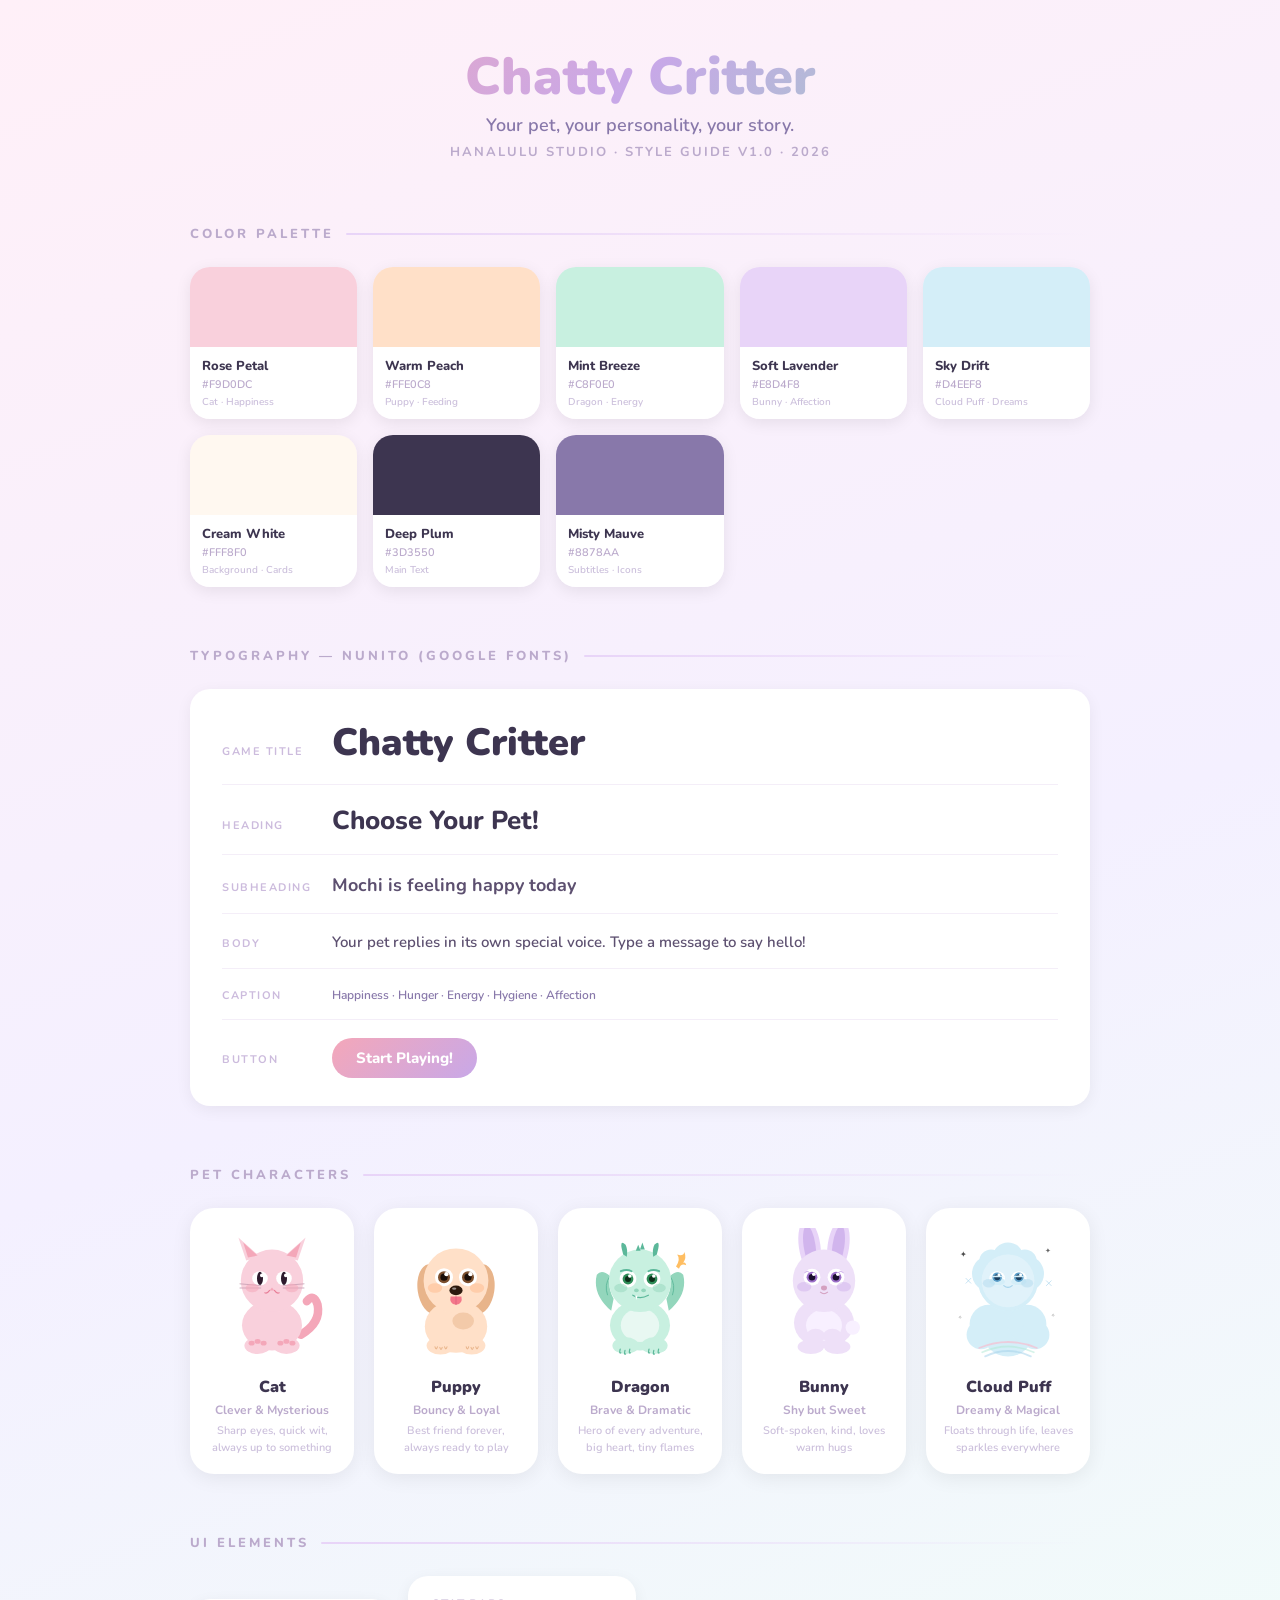
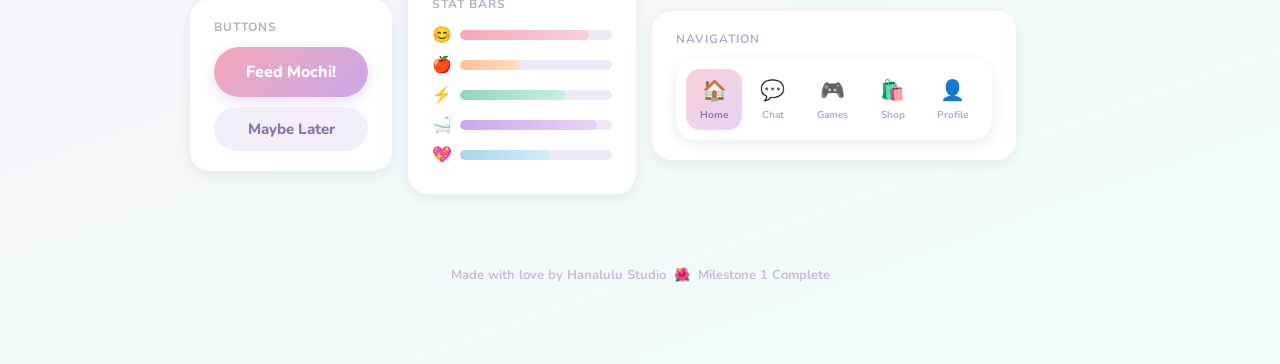
<file: style-guide.html>
<!DOCTYPE html>
<html lang="en">
<head>
  <meta charset="UTF-8">
  <meta name="viewport" content="width=device-width, initial-scale=1.0">
  <title>Chatty Critter — Style Guide</title>
  <link href="https://fonts.googleapis.com/css2?family=Nunito:wght@400;600;700;800;900&display=swap" rel="stylesheet">
  <style>
    * { box-sizing: border-box; margin: 0; padding: 0; }

    body {
      font-family: 'Nunito', sans-serif;
      background: linear-gradient(160deg, #FFF0F8 0%, #F4F0FF 50%, #F0FFF8 100%);
      color: #3D3550;
      min-height: 100vh;
      padding: 48px 24px 80px;
    }

    .page { max-width: 900px; margin: 0 auto; }

    /* ── Header ── */
    .header {
      text-align: center;
      margin-bottom: 64px;
    }
    .header .logo {
      font-size: 52px;
      font-weight: 900;
      background: linear-gradient(135deg, #F4A7B9, #C8A8E8, #93D6BC);
      -webkit-background-clip: text;
      -webkit-text-fill-color: transparent;
      background-clip: text;
      line-height: 1.1;
    }
    .header .tagline {
      font-size: 18px;
      font-weight: 600;
      color: #8878AA;
      margin-top: 8px;
    }
    .header .studio {
      font-size: 13px;
      font-weight: 700;
      color: #BBAACC;
      letter-spacing: 2px;
      text-transform: uppercase;
      margin-top: 6px;
    }

    /* ── Section ── */
    .section { margin-bottom: 60px; }
    .section-title {
      font-size: 13px;
      font-weight: 800;
      letter-spacing: 3px;
      text-transform: uppercase;
      color: #BBAACC;
      margin-bottom: 24px;
      display: flex;
      align-items: center;
      gap: 12px;
    }
    .section-title::after {
      content: '';
      flex: 1;
      height: 2px;
      background: linear-gradient(to right, #E8D4F8, transparent);
      border-radius: 1px;
    }

    /* ── Colors ── */
    .color-grid {
      display: grid;
      grid-template-columns: repeat(auto-fill, minmax(140px, 1fr));
      gap: 16px;
    }
    .color-swatch {
      border-radius: 20px;
      overflow: hidden;
      box-shadow: 0 4px 16px rgba(0,0,0,0.08);
    }
    .swatch-block {
      height: 80px;
    }
    .swatch-info {
      background: white;
      padding: 10px 12px;
    }
    .swatch-name {
      font-size: 13px;
      font-weight: 800;
      color: #3D3550;
    }
    .swatch-hex {
      font-size: 11px;
      font-weight: 600;
      color: #BBAACC;
      margin-top: 2px;
    }
    .swatch-use {
      font-size: 10px;
      font-weight: 600;
      color: #CCC0DC;
      margin-top: 3px;
    }

    /* ── Typography ── */
    .type-sample {
      background: white;
      border-radius: 20px;
      padding: 28px 32px;
      box-shadow: 0 4px 16px rgba(0,0,0,0.06);
      display: flex;
      flex-direction: column;
      gap: 18px;
    }
    .type-row {
      display: flex;
      align-items: baseline;
      gap: 20px;
      border-bottom: 1px solid #F4EEF8;
      padding-bottom: 16px;
    }
    .type-row:last-child { border-bottom: none; padding-bottom: 0; }
    .type-label {
      font-size: 11px;
      font-weight: 700;
      color: #CCBBDD;
      letter-spacing: 1.5px;
      text-transform: uppercase;
      min-width: 90px;
    }
    .t-game-title { font-size: 38px; font-weight: 900; color: #3D3550; }
    .t-heading    { font-size: 26px; font-weight: 800; color: #3D3550; }
    .t-subhead    { font-size: 18px; font-weight: 700; color: #5D5070; }
    .t-body       { font-size: 15px; font-weight: 600; color: #5D5070; }
    .t-caption    { font-size: 12px; font-weight: 600; color: #8878AA; }
    .t-button     {
      font-size: 15px; font-weight: 800;
      background: linear-gradient(135deg, #F4A7B9, #C8A8E8);
      color: white;
      padding: 10px 24px;
      border-radius: 50px;
      display: inline-block;
    }

    /* ── Pets ── */
    .pet-grid {
      display: grid;
      grid-template-columns: repeat(auto-fill, minmax(150px, 1fr));
      gap: 20px;
    }
    .pet-card {
      background: white;
      border-radius: 24px;
      padding: 20px 16px 18px;
      text-align: center;
      box-shadow: 0 4px 20px rgba(0,0,0,0.07);
      transition: transform 0.2s;
    }
    .pet-card:hover { transform: translateY(-4px); }
    .pet-card img {
      width: 120px;
      height: 132px;
      object-fit: contain;
    }
    .pet-name {
      font-size: 16px;
      font-weight: 900;
      color: #3D3550;
      margin-top: 10px;
    }
    .pet-trait {
      font-size: 12px;
      font-weight: 700;
      color: #BBAACC;
      margin-top: 4px;
    }
    .pet-desc {
      font-size: 11px;
      font-weight: 600;
      color: #CCC0DC;
      margin-top: 5px;
      line-height: 1.5;
    }

    /* ── UI Elements ── */
    .ui-grid {
      display: flex;
      flex-wrap: wrap;
      gap: 16px;
      align-items: center;
    }
    .ui-card {
      background: white;
      border-radius: 20px;
      padding: 20px 24px;
      box-shadow: 0 4px 16px rgba(0,0,0,0.06);
    }
    .btn-primary {
      font-family: 'Nunito', sans-serif;
      font-size: 16px;
      font-weight: 800;
      color: white;
      background: linear-gradient(135deg, #F4A7B9, #C8A8E8);
      border: none;
      border-radius: 50px;
      padding: 14px 32px;
      cursor: pointer;
      box-shadow: 0 4px 14px rgba(200,168,232,0.4);
    }
    .btn-secondary {
      font-family: 'Nunito', sans-serif;
      font-size: 15px;
      font-weight: 800;
      color: #8878AA;
      background: #F4EEF8;
      border: none;
      border-radius: 50px;
      padding: 12px 28px;
      cursor: pointer;
    }
    .stat-bar-demo { width: 180px; }
    .stat-row {
      display: flex;
      align-items: center;
      gap: 8px;
      margin-bottom: 8px;
    }
    .stat-icon { font-size: 16px; }
    .stat-track {
      flex: 1;
      height: 10px;
      background: #F0EAF8;
      border-radius: 10px;
      overflow: hidden;
    }
    .stat-fill {
      height: 100%;
      border-radius: 10px;
    }
    .nav-demo {
      display: flex;
      gap: 4px;
      background: white;
      border-radius: 20px;
      padding: 10px;
      box-shadow: 0 4px 16px rgba(0,0,0,0.08);
    }
    .nav-item {
      display: flex;
      flex-direction: column;
      align-items: center;
      gap: 4px;
      padding: 8px 14px;
      border-radius: 14px;
      font-size: 10px;
      font-weight: 700;
      color: #BBAACC;
    }
    .nav-item.active {
      background: linear-gradient(135deg, #F9D0DC, #E8D4F8);
      color: #8878AA;
    }
    .nav-item span { font-size: 20px; }

    /* ── Footer ── */
    .footer {
      text-align: center;
      margin-top: 72px;
      font-size: 13px;
      font-weight: 700;
      color: #CCBBDD;
    }
  </style>
</head>
<body>
<div class="page">

  <!-- ── HEADER ── -->
  <div class="header">
    <div class="logo">Chatty Critter</div>
    <div class="tagline">Your pet, your personality, your story.</div>
    <div class="studio">Hanalulu Studio · Style Guide v1.0 · 2026</div>
  </div>

  <!-- ── COLOR PALETTE ── -->
  <div class="section">
    <div class="section-title">Color Palette</div>
    <div class="color-grid">

      <div class="color-swatch">
        <div class="swatch-block" style="background:#F9D0DC;"></div>
        <div class="swatch-info">
          <div class="swatch-name">Rose Petal</div>
          <div class="swatch-hex">#F9D0DC</div>
          <div class="swatch-use">Cat · Happiness</div>
        </div>
      </div>

      <div class="color-swatch">
        <div class="swatch-block" style="background:#FFE0C8;"></div>
        <div class="swatch-info">
          <div class="swatch-name">Warm Peach</div>
          <div class="swatch-hex">#FFE0C8</div>
          <div class="swatch-use">Puppy · Feeding</div>
        </div>
      </div>

      <div class="color-swatch">
        <div class="swatch-block" style="background:#C8F0E0;"></div>
        <div class="swatch-info">
          <div class="swatch-name">Mint Breeze</div>
          <div class="swatch-hex">#C8F0E0</div>
          <div class="swatch-use">Dragon · Energy</div>
        </div>
      </div>

      <div class="color-swatch">
        <div class="swatch-block" style="background:#E8D4F8;"></div>
        <div class="swatch-info">
          <div class="swatch-name">Soft Lavender</div>
          <div class="swatch-hex">#E8D4F8</div>
          <div class="swatch-use">Bunny · Affection</div>
        </div>
      </div>

      <div class="color-swatch">
        <div class="swatch-block" style="background:#D4EEF8;"></div>
        <div class="swatch-info">
          <div class="swatch-name">Sky Drift</div>
          <div class="swatch-hex">#D4EEF8</div>
          <div class="swatch-use">Cloud Puff · Dreams</div>
        </div>
      </div>

      <div class="color-swatch">
        <div class="swatch-block" style="background:#FFF8F0;"></div>
        <div class="swatch-info">
          <div class="swatch-name">Cream White</div>
          <div class="swatch-hex">#FFF8F0</div>
          <div class="swatch-use">Background · Cards</div>
        </div>
      </div>

      <div class="color-swatch">
        <div class="swatch-block" style="background:#3D3550;"></div>
        <div class="swatch-info">
          <div class="swatch-name">Deep Plum</div>
          <div class="swatch-hex">#3D3550</div>
          <div class="swatch-use">Main Text</div>
        </div>
      </div>

      <div class="color-swatch">
        <div class="swatch-block" style="background:#8878AA;"></div>
        <div class="swatch-info">
          <div class="swatch-name">Misty Mauve</div>
          <div class="swatch-hex">#8878AA</div>
          <div class="swatch-use">Subtitles · Icons</div>
        </div>
      </div>

    </div>
  </div>

  <!-- ── TYPOGRAPHY ── -->
  <div class="section">
    <div class="section-title">Typography — Nunito (Google Fonts)</div>
    <div class="type-sample">
      <div class="type-row">
        <span class="type-label">Game Title</span>
        <span class="t-game-title">Chatty Critter</span>
      </div>
      <div class="type-row">
        <span class="type-label">Heading</span>
        <span class="t-heading">Choose Your Pet!</span>
      </div>
      <div class="type-row">
        <span class="type-label">Subheading</span>
        <span class="t-subhead">Mochi is feeling happy today</span>
      </div>
      <div class="type-row">
        <span class="type-label">Body</span>
        <span class="t-body">Your pet replies in its own special voice. Type a message to say hello!</span>
      </div>
      <div class="type-row">
        <span class="type-label">Caption</span>
        <span class="t-caption">Happiness · Hunger · Energy · Hygiene · Affection</span>
      </div>
      <div class="type-row">
        <span class="type-label">Button</span>
        <span class="t-button">Start Playing!</span>
      </div>
    </div>
  </div>

  <!-- ── PET CHARACTERS ── -->
  <div class="section">
    <div class="section-title">Pet Characters</div>
    <div class="pet-grid">

      <div class="pet-card">
        <img src="assets/pets/cat.svg" alt="Cat">
        <div class="pet-name">Cat</div>
        <div class="pet-trait">Clever &amp; Mysterious</div>
        <div class="pet-desc">Sharp eyes, quick wit, always up to something</div>
      </div>

      <div class="pet-card">
        <img src="assets/pets/puppy.svg" alt="Puppy">
        <div class="pet-name">Puppy</div>
        <div class="pet-trait">Bouncy &amp; Loyal</div>
        <div class="pet-desc">Best friend forever, always ready to play</div>
      </div>

      <div class="pet-card">
        <img src="assets/pets/dragon.svg" alt="Dragon">
        <div class="pet-name">Dragon</div>
        <div class="pet-trait">Brave &amp; Dramatic</div>
        <div class="pet-desc">Hero of every adventure, big heart, tiny flames</div>
      </div>

      <div class="pet-card">
        <img src="assets/pets/bunny.svg" alt="Bunny">
        <div class="pet-name">Bunny</div>
        <div class="pet-trait">Shy but Sweet</div>
        <div class="pet-desc">Soft-spoken, kind, loves warm hugs</div>
      </div>

      <div class="pet-card">
        <img src="assets/pets/cloud-puff.svg" alt="Cloud Puff">
        <div class="pet-name">Cloud Puff</div>
        <div class="pet-trait">Dreamy &amp; Magical</div>
        <div class="pet-desc">Floats through life, leaves sparkles everywhere</div>
      </div>

    </div>
  </div>

  <!-- ── UI ELEMENTS ── -->
  <div class="section">
    <div class="section-title">UI Elements</div>
    <div class="ui-grid">

      <div class="ui-card">
        <p style="font-size:12px;font-weight:700;color:#BBAACC;margin-bottom:12px;text-transform:uppercase;letter-spacing:1px;">Buttons</p>
        <div style="display:flex;flex-direction:column;gap:10px;">
          <button class="btn-primary">Feed Mochi!</button>
          <button class="btn-secondary">Maybe Later</button>
        </div>
      </div>

      <div class="ui-card">
        <p style="font-size:12px;font-weight:700;color:#BBAACC;margin-bottom:12px;text-transform:uppercase;letter-spacing:1px;">Stat Bars</p>
        <div class="stat-bar-demo">
          <div class="stat-row">
            <span class="stat-icon">😊</span>
            <div class="stat-track"><div class="stat-fill" style="width:85%;background:linear-gradient(to right,#F4A7B9,#F9D0DC);"></div></div>
          </div>
          <div class="stat-row">
            <span class="stat-icon">🍎</span>
            <div class="stat-track"><div class="stat-fill" style="width:40%;background:linear-gradient(to right,#FFBF96,#FFE0C8);"></div></div>
          </div>
          <div class="stat-row">
            <span class="stat-icon">⚡</span>
            <div class="stat-track"><div class="stat-fill" style="width:70%;background:linear-gradient(to right,#93D6BC,#C8F0E0);"></div></div>
          </div>
          <div class="stat-row">
            <span class="stat-icon">🛁</span>
            <div class="stat-track"><div class="stat-fill" style="width:90%;background:linear-gradient(to right,#C8A8E8,#E8D4F8);"></div></div>
          </div>
          <div class="stat-row">
            <span class="stat-icon">💖</span>
            <div class="stat-track"><div class="stat-fill" style="width:60%;background:linear-gradient(to right,#A8D4EC,#D4EEF8);"></div></div>
          </div>
        </div>
      </div>

      <div class="ui-card">
        <p style="font-size:12px;font-weight:700;color:#BBAACC;margin-bottom:12px;text-transform:uppercase;letter-spacing:1px;">Navigation</p>
        <div class="nav-demo">
          <div class="nav-item active">
            <span>🏠</span>Home
          </div>
          <div class="nav-item">
            <span>💬</span>Chat
          </div>
          <div class="nav-item">
            <span>🎮</span>Games
          </div>
          <div class="nav-item">
            <span>🛍️</span>Shop
          </div>
          <div class="nav-item">
            <span>👤</span>Profile
          </div>
        </div>
      </div>

    </div>
  </div>

  <!-- ── FOOTER ── -->
  <div class="footer">
    Made with love by Hanalulu Studio &nbsp;🌺&nbsp; Milestone 1 Complete
  </div>

</div>
</body>
</html>
</file>
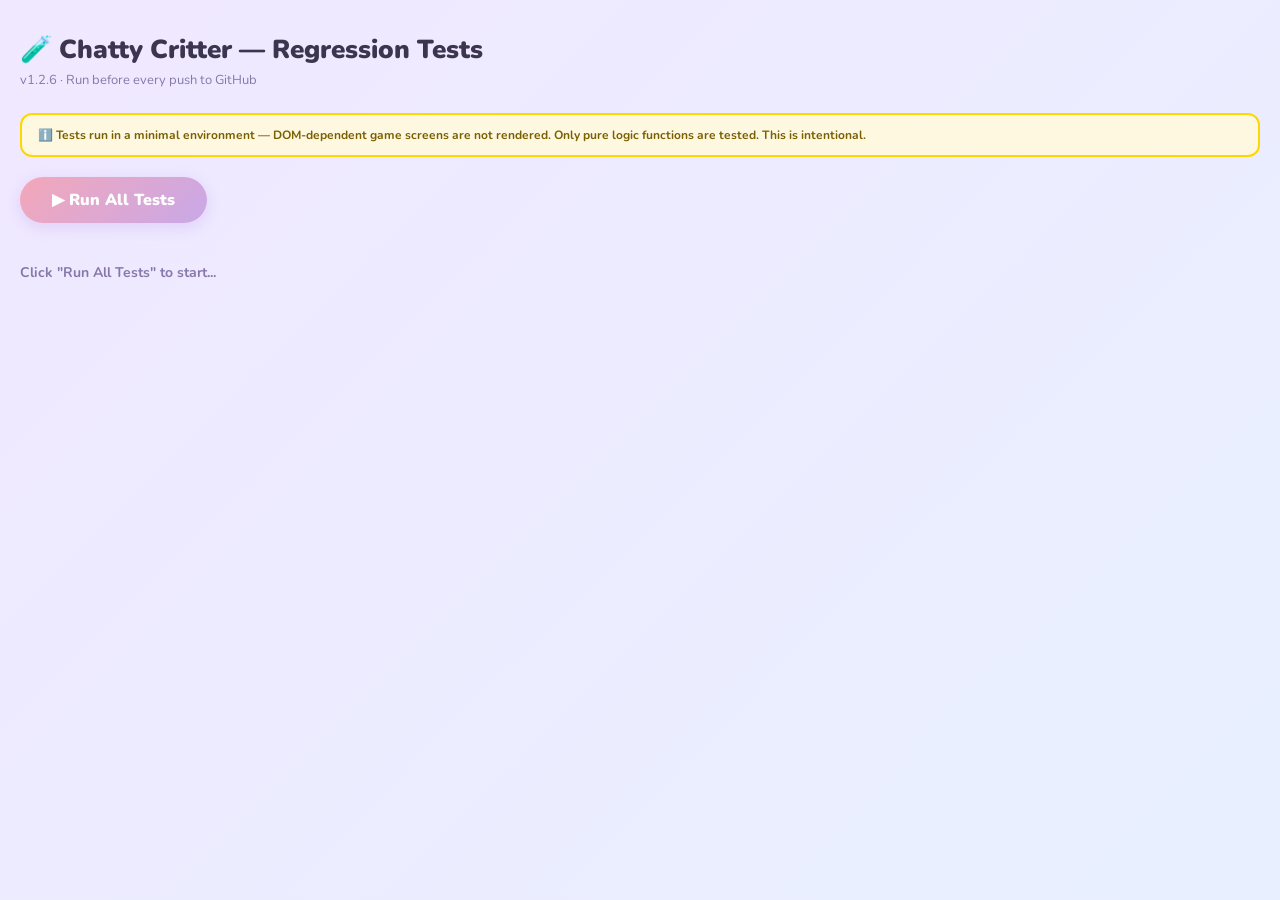
<file: tests/regression.html>
<!DOCTYPE html>
<html lang="en">
<head>
  <meta charset="UTF-8">
  <meta name="viewport" content="width=device-width, initial-scale=1.0">
  <title>Chatty Critter — Regression Tests</title>
  <link href="https://fonts.googleapis.com/css2?family=Nunito:wght@600;800;900&display=swap" rel="stylesheet">
  <style>
    * { box-sizing: border-box; margin: 0; padding: 0; }
    body {
      font-family: 'Nunito', sans-serif;
      background: linear-gradient(135deg,#F0E8FF,#E8F0FF);
      min-height: 100vh; padding: 32px 20px;
      color: #3D3550;
    }
    h1 { font-size: 26px; font-weight: 900; margin-bottom: 4px; }
    .subtitle { font-size: 13px; color: #8878AA; margin-bottom: 24px; }
    .run-btn {
      font-family: 'Nunito', sans-serif; font-size: 16px; font-weight: 900;
      background: linear-gradient(135deg,#F4A7B9,#C8A8E8);
      color: white; border: none; border-radius: 50px;
      padding: 12px 32px; cursor: pointer; margin-bottom: 24px;
      box-shadow: 0 4px 16px rgba(200,168,232,0.4);
    }
    .run-btn:hover { transform: translateY(-2px); }
    #test-output { max-width: 720px; }
    .summary {
      border-radius: 16px; padding: 16px 20px; margin-bottom: 16px;
      display: flex; align-items: center; justify-content: space-between;
      font-size: 15px;
    }
    .summary.all-pass { background: #D4F8D4; color: #2E7D32; }
    .summary.has-fails { background: #FFE0E0; color: #C62828; }
    .summary span { font-size: 13px; font-weight: 700; opacity: 0.8; }
    .section-header {
      font-size: 11px; font-weight: 900; letter-spacing: 2px;
      text-transform: uppercase; color: #BBAACC;
      margin: 20px 0 8px; padding-left: 4px;
    }
    .test-row {
      display: flex; align-items: flex-start; gap: 10px;
      padding: 7px 12px; border-radius: 10px; margin-bottom: 3px;
      font-size: 13px; font-weight: 700;
    }
    .test-row.pass { background: rgba(255,255,255,0.6); color: #2E7D32; }
    .test-row.fail { background: #FFE0E0; color: #C62828; }
    .icon { flex-shrink: 0; font-size: 14px; }
    .name { flex: 1; }
    .detail { font-size: 11px; font-weight: 600; color: #E53935; margin-top: 2px; display: block; }
    .loading { color: #8878AA; font-size: 14px; font-weight: 700; padding: 16px 0; }

    /* Minimal DOM mock notice */
    .mock-notice {
      background: #FFF8E0; border: 2px solid #FFD700; border-radius: 12px;
      padding: 12px 16px; margin-bottom: 20px; font-size: 12px;
      font-weight: 700; color: #7A6000;
    }
  </style>
</head>
<body>
  <h1>🧪 Chatty Critter — Regression Tests</h1>
  <p class="subtitle">v1.2.6 · Run before every push to GitHub</p>

  <div class="mock-notice">
    ℹ️ Tests run in a minimal environment — DOM-dependent game screens are not rendered.
    Only pure logic functions are tested. This is intentional.
  </div>

  <button class="run-btn" onclick="runTests()">▶ Run All Tests</button>
  <div id="test-output"><div class="loading">Click "Run All Tests" to start...</div></div>

  <!-- ── Minimal DOM stubs so game scripts don't crash on load ── -->
  <script>
    // Stub out browser APIs not available in test environment
    window.localStorage = window.localStorage || {
      _store: {},
      getItem(k)    { return this._store[k] || null; },
      setItem(k, v) { this._store[k] = v; },
      removeItem(k) { delete this._store[k]; },
    };
    window.AudioContext = window.AudioContext || window.webkitAudioContext || function() {
      return { createOscillator(){return{connect(){},frequency:{setValueAtTime(){}},start(){},stop(){}}},
               createGain(){return{connect(){},gain:{setValueAtTime(){},linearRampToValueAtTime(){},exponentialRampToValueAtTime(){}}}},
               destination:{}, currentTime: 0, state:'running', resume(){} };
    };
    window.requestAnimationFrame = window.requestAnimationFrame || (fn => setTimeout(fn, 16));
    // Suppress DOMContentLoaded game init — game scripts check for pet elements that don't exist
    document.getElementById = function(id) { return null; };
    document.querySelector   = function()  { return null; };
    document.querySelectorAll= function()  { return { forEach(){} }; };
  </script>

  <!-- ── Game scripts (pure-logic only — NOT main.js which requires full DOM) ── -->
  <script src="../js/storage.js"></script>
  <script src="../js/chat.js"></script>
  <script src="../js/games.js"></script>
  <script src="../js/sound.js"></script>
  <script src="../js/ai.js"></script>

  <!-- ── Restore real getElementById after scripts load ── -->
  <script>
    delete document.getElementById;
    delete document.querySelector;
    delete document.querySelectorAll;

    // Inline pure-logic functions from main.js that tests need
    // (avoids loading full main.js with its DOMContentLoaded init)
    function todayKey() {
      const d = new Date();
      return `${d.getFullYear()}-${String(d.getMonth()+1).padStart(2,'0')}-${String(d.getDate()).padStart(2,'0')}`;
    }
    function getTimePeriod() {
      const h = new Date().getHours();
      if (h >= 5  && h < 7)  return 'dawn';
      if (h >= 7  && h < 12) return 'morning';
      if (h >= 12 && h < 17) return 'afternoon';
      if (h >= 17 && h < 20) return 'evening';
      return 'night';
    }
    // Stubs for main.js globals tests reference
    const SPECIES = [
      { id:'cat'}, { id:'puppy'}, { id:'dragon'}, { id:'bunny'},
      { id:'cloud-puff'}, { id:'fox'}, { id:'penguin'}, { id:'panda'},
      { id:'rabbit'}, { id:'kangaroo'}, { id:'parrot'}
    ];
    // Re-declare SPECIES from actual storage to get full data
    // (already loaded from storage.js if it defines SPECIES there — otherwise we use the stub above)
  </script>

  <!-- ── Test runner ── -->
  <script src="tests.js"></script>
  <script>
    // Auto-run if ?autorun in URL (useful for CI)
    if (location.search.includes('autorun')) {
      window.addEventListener('load', runTests);
    }
  </script>
</body>
</html>
</file>
